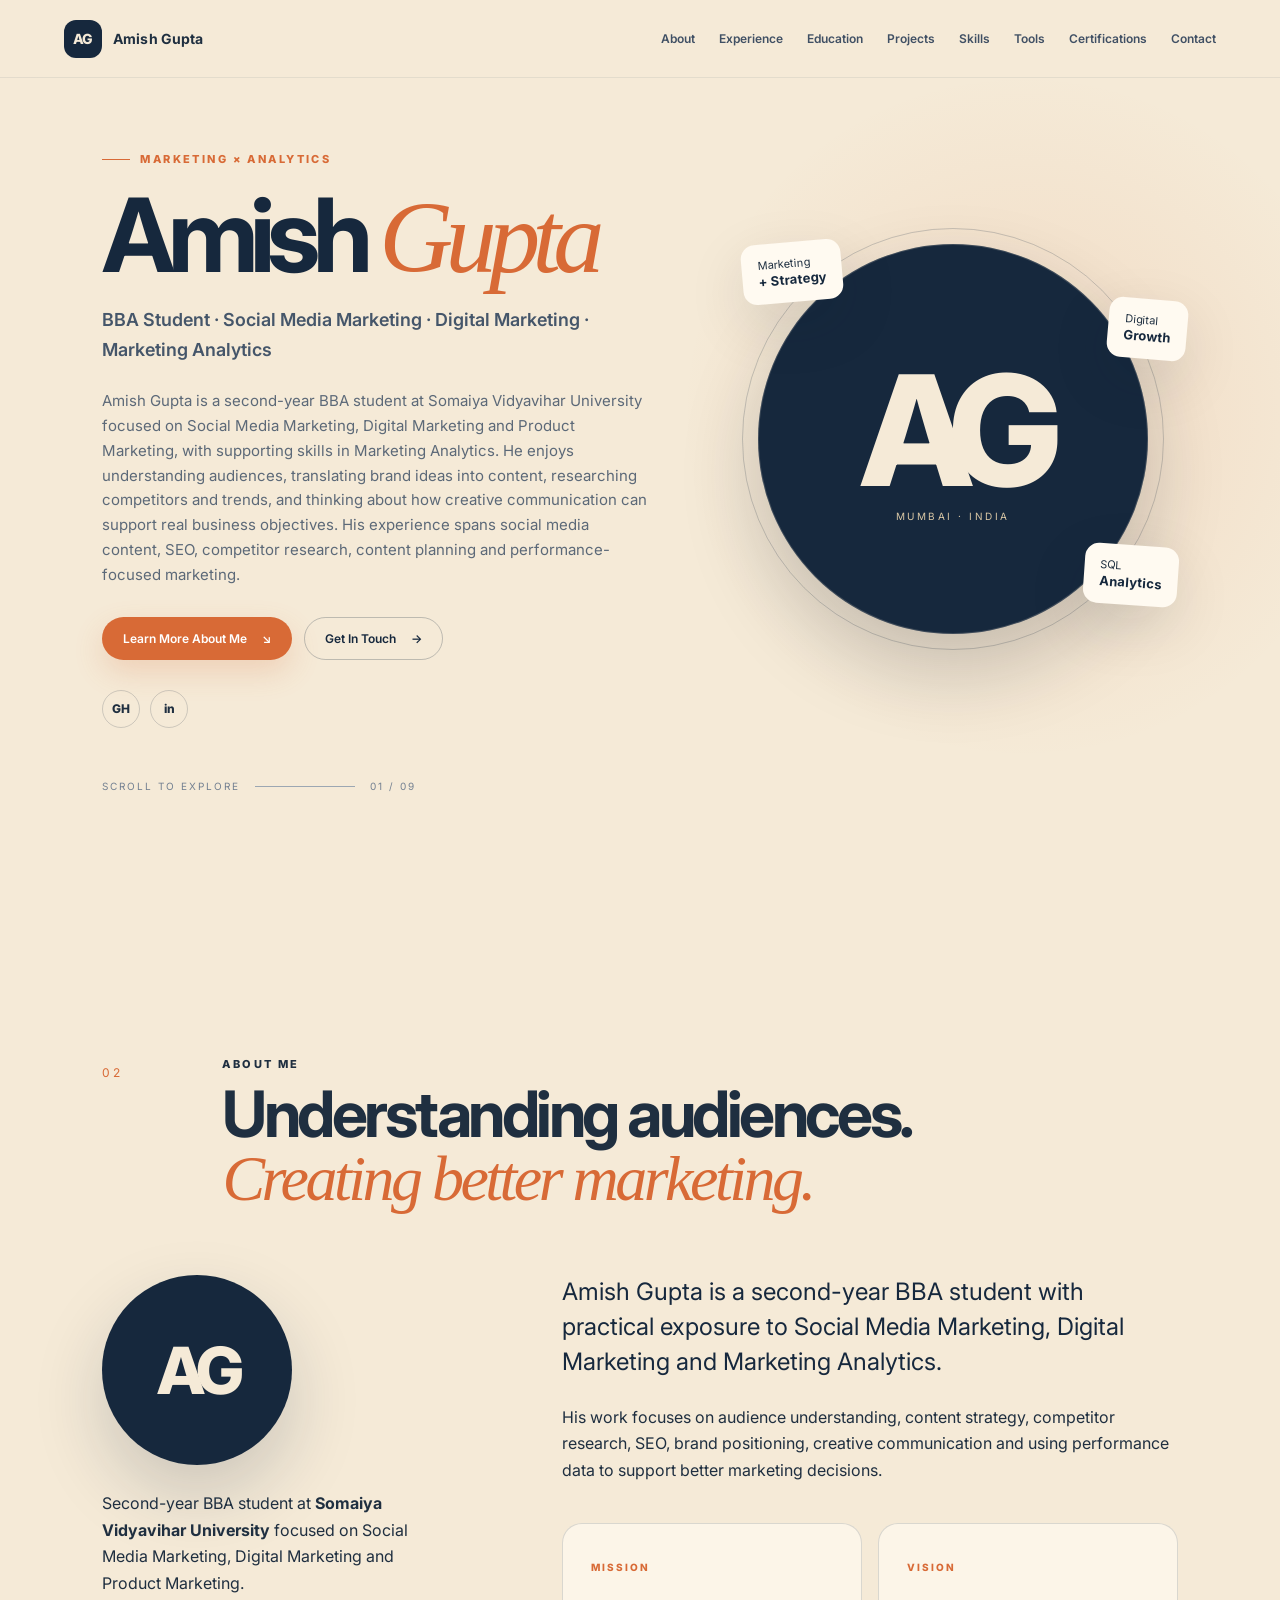
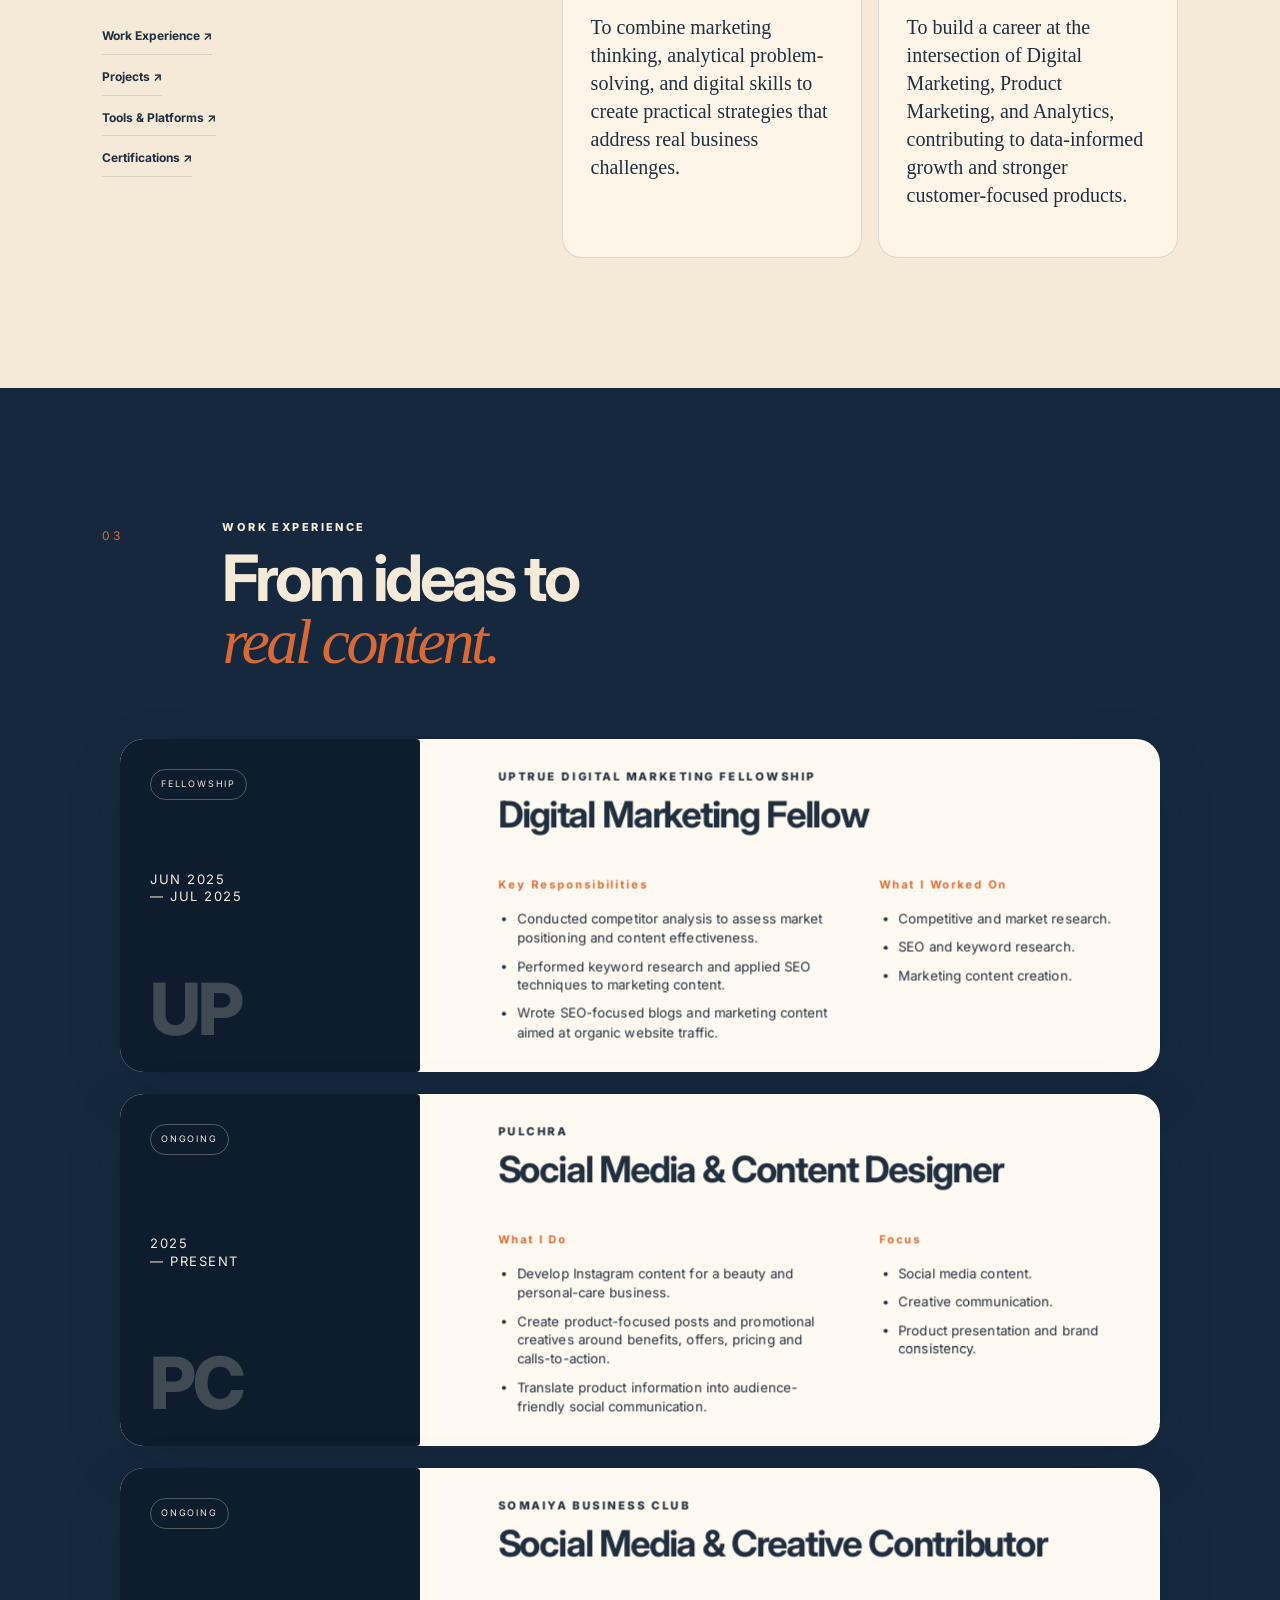
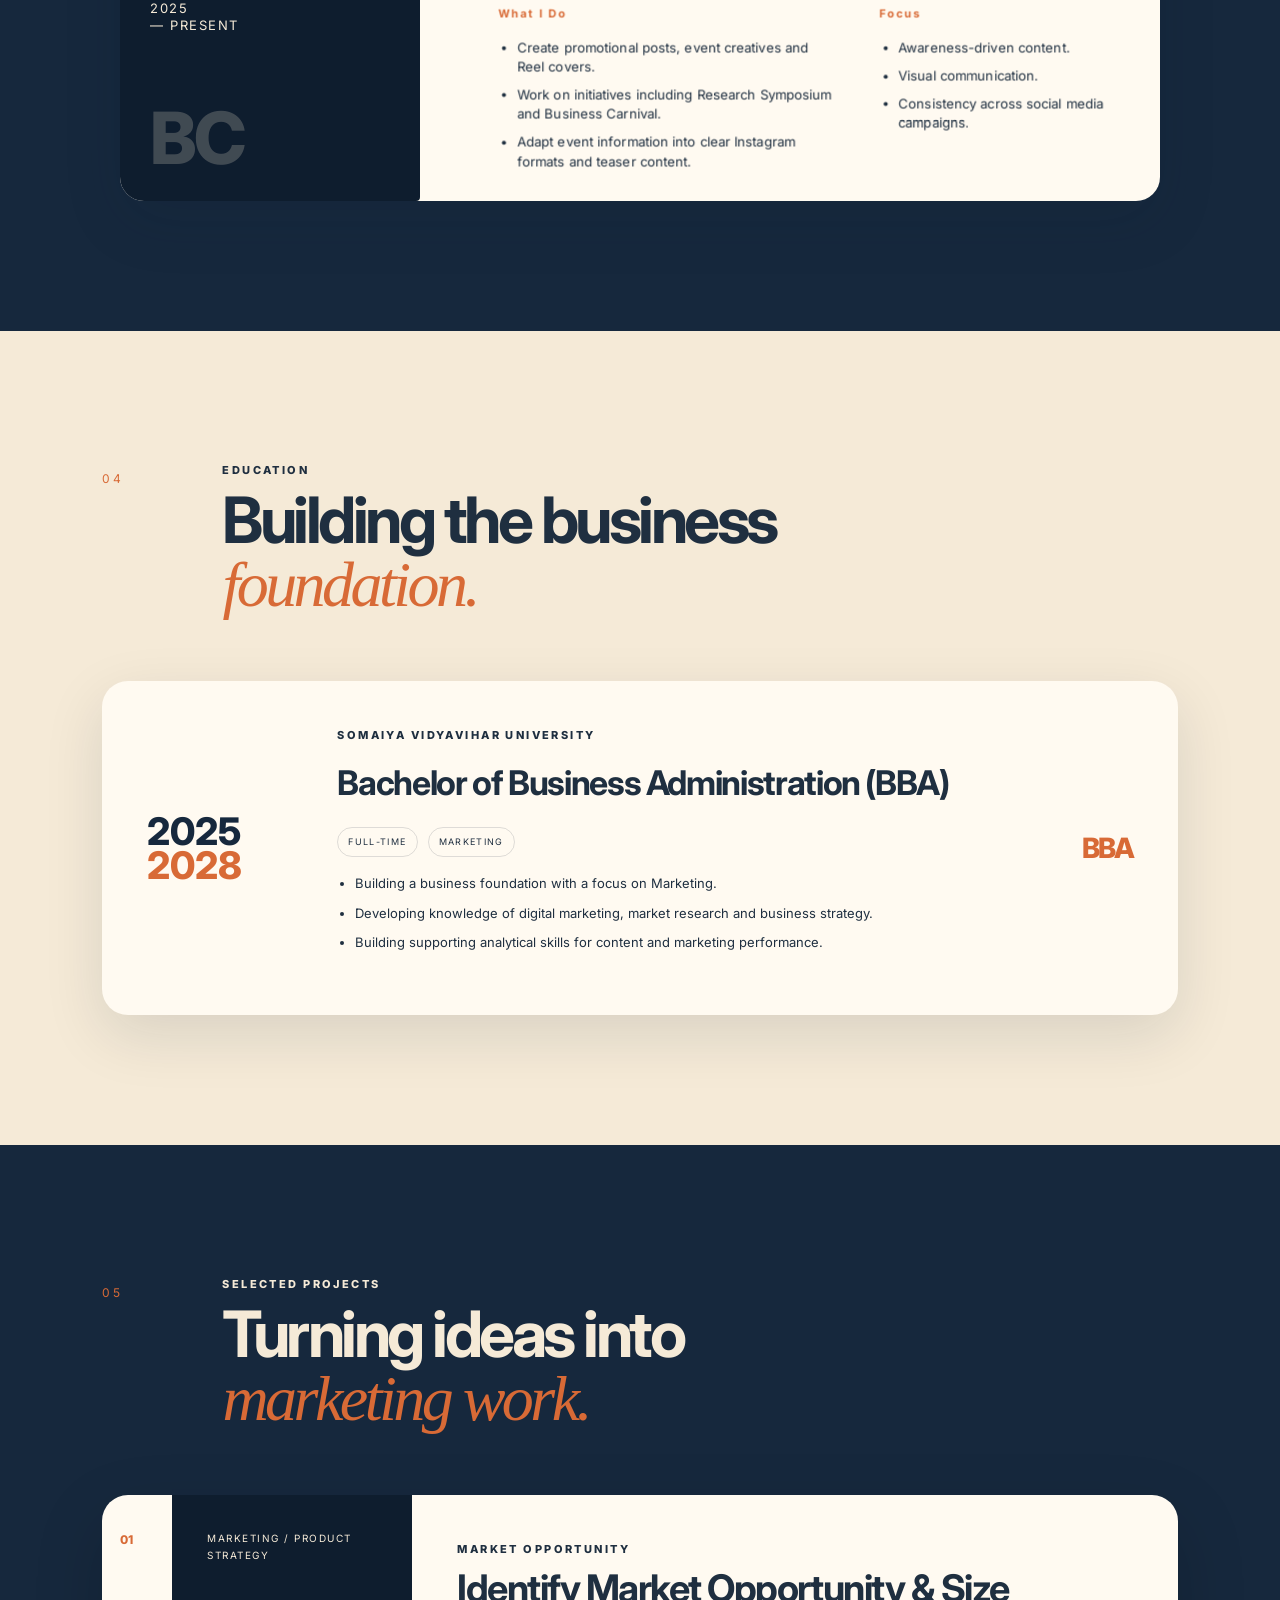
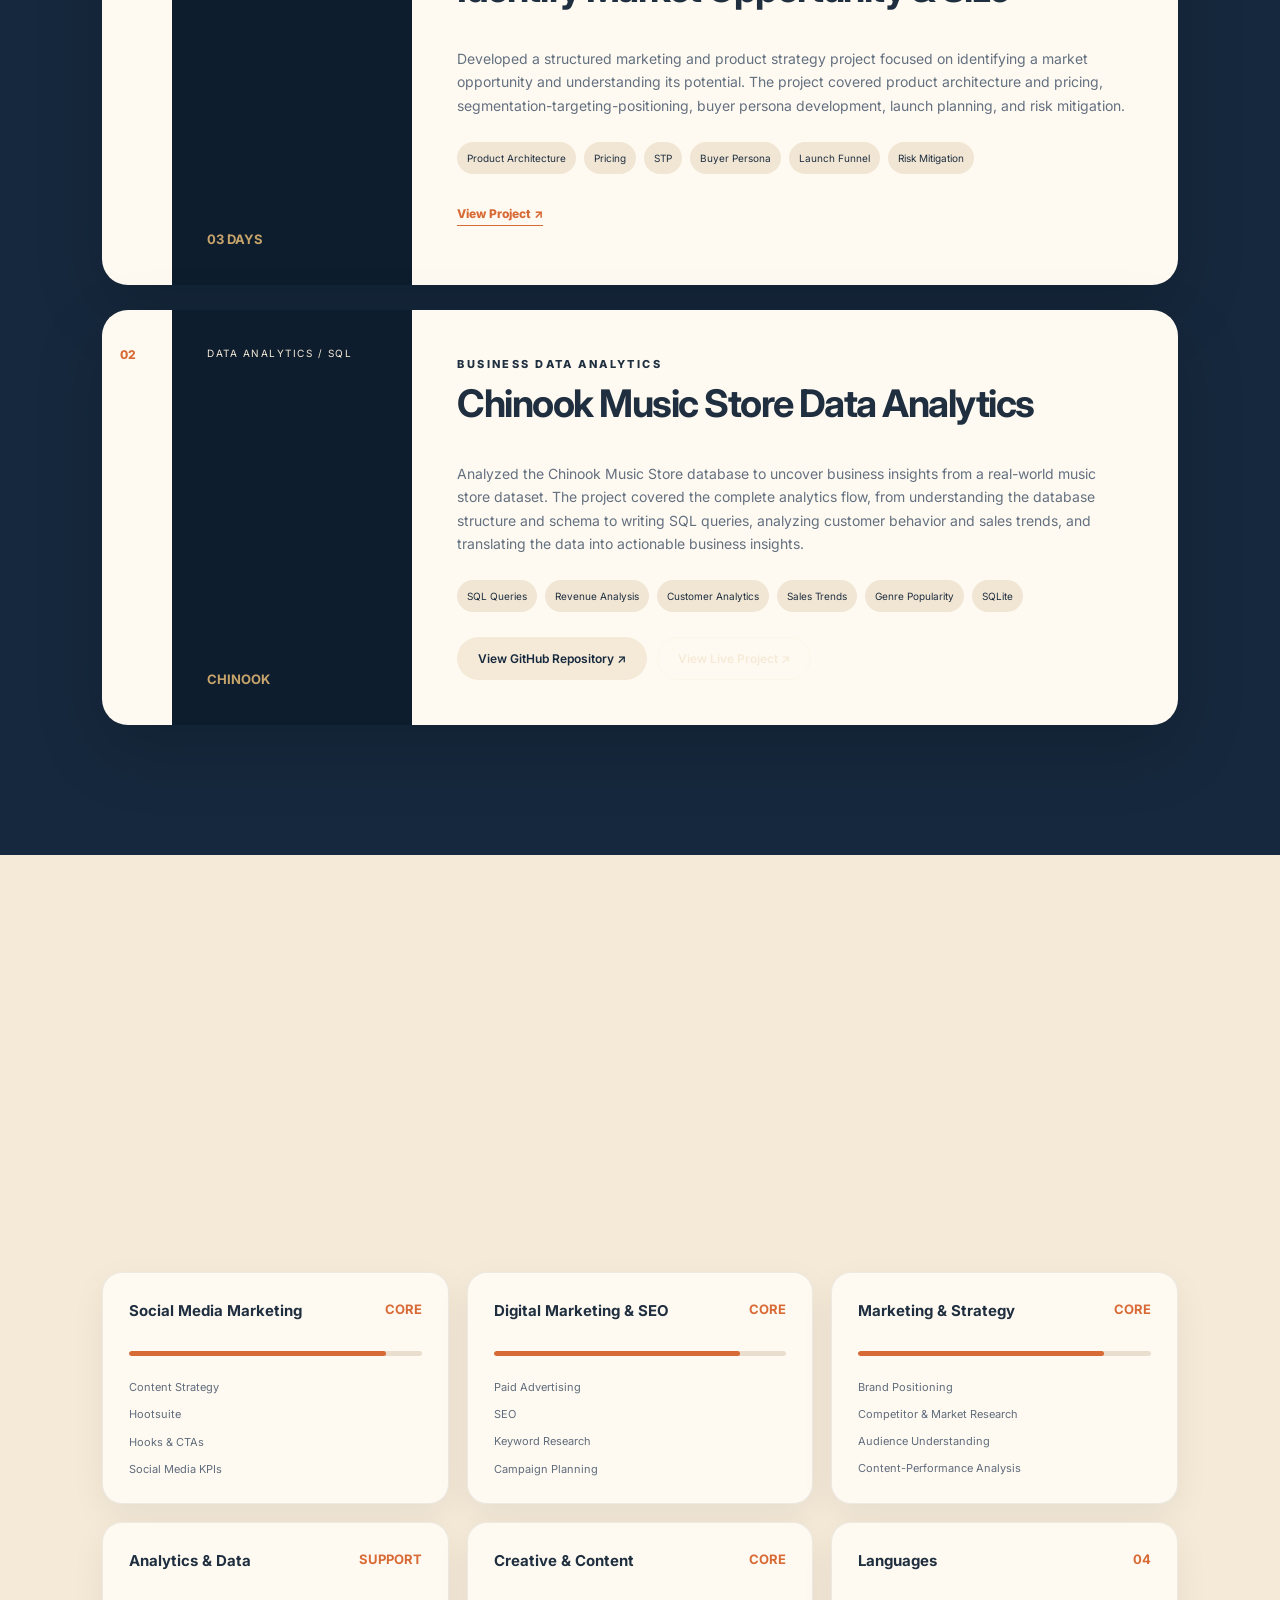
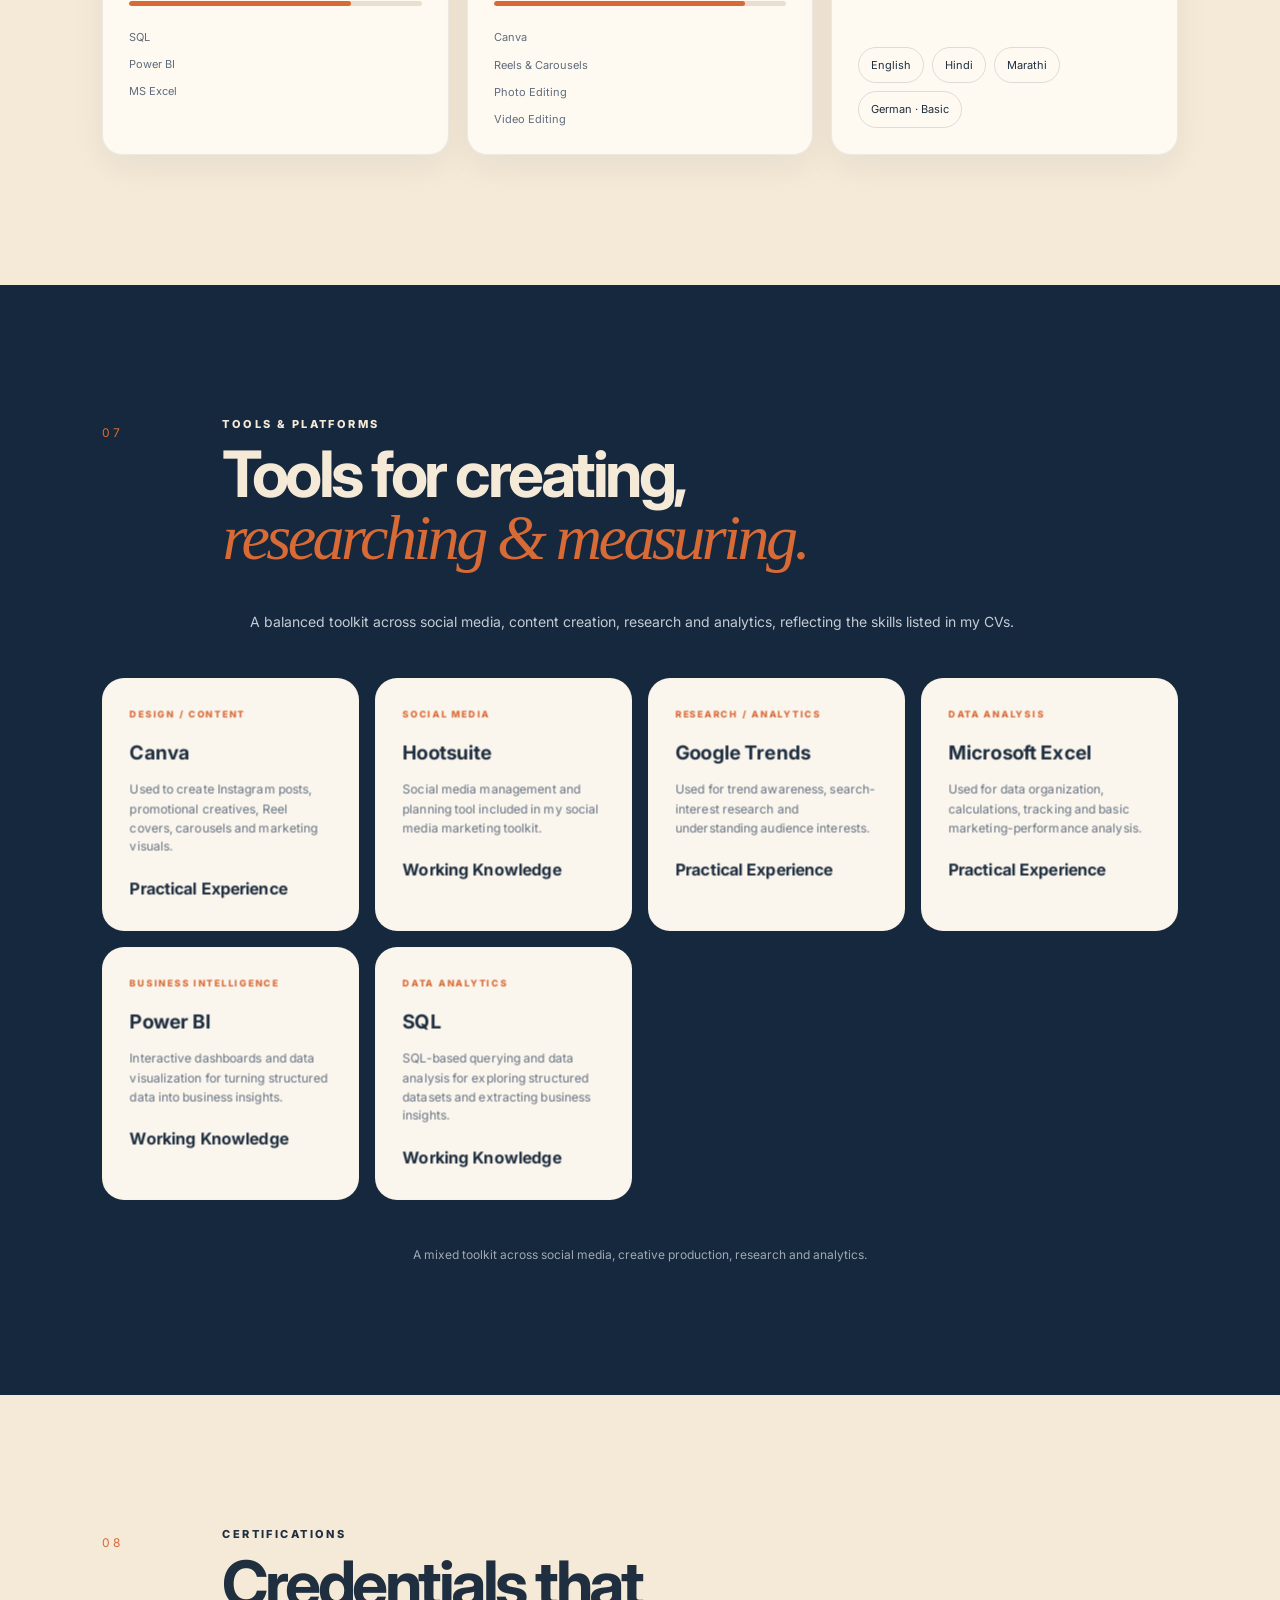
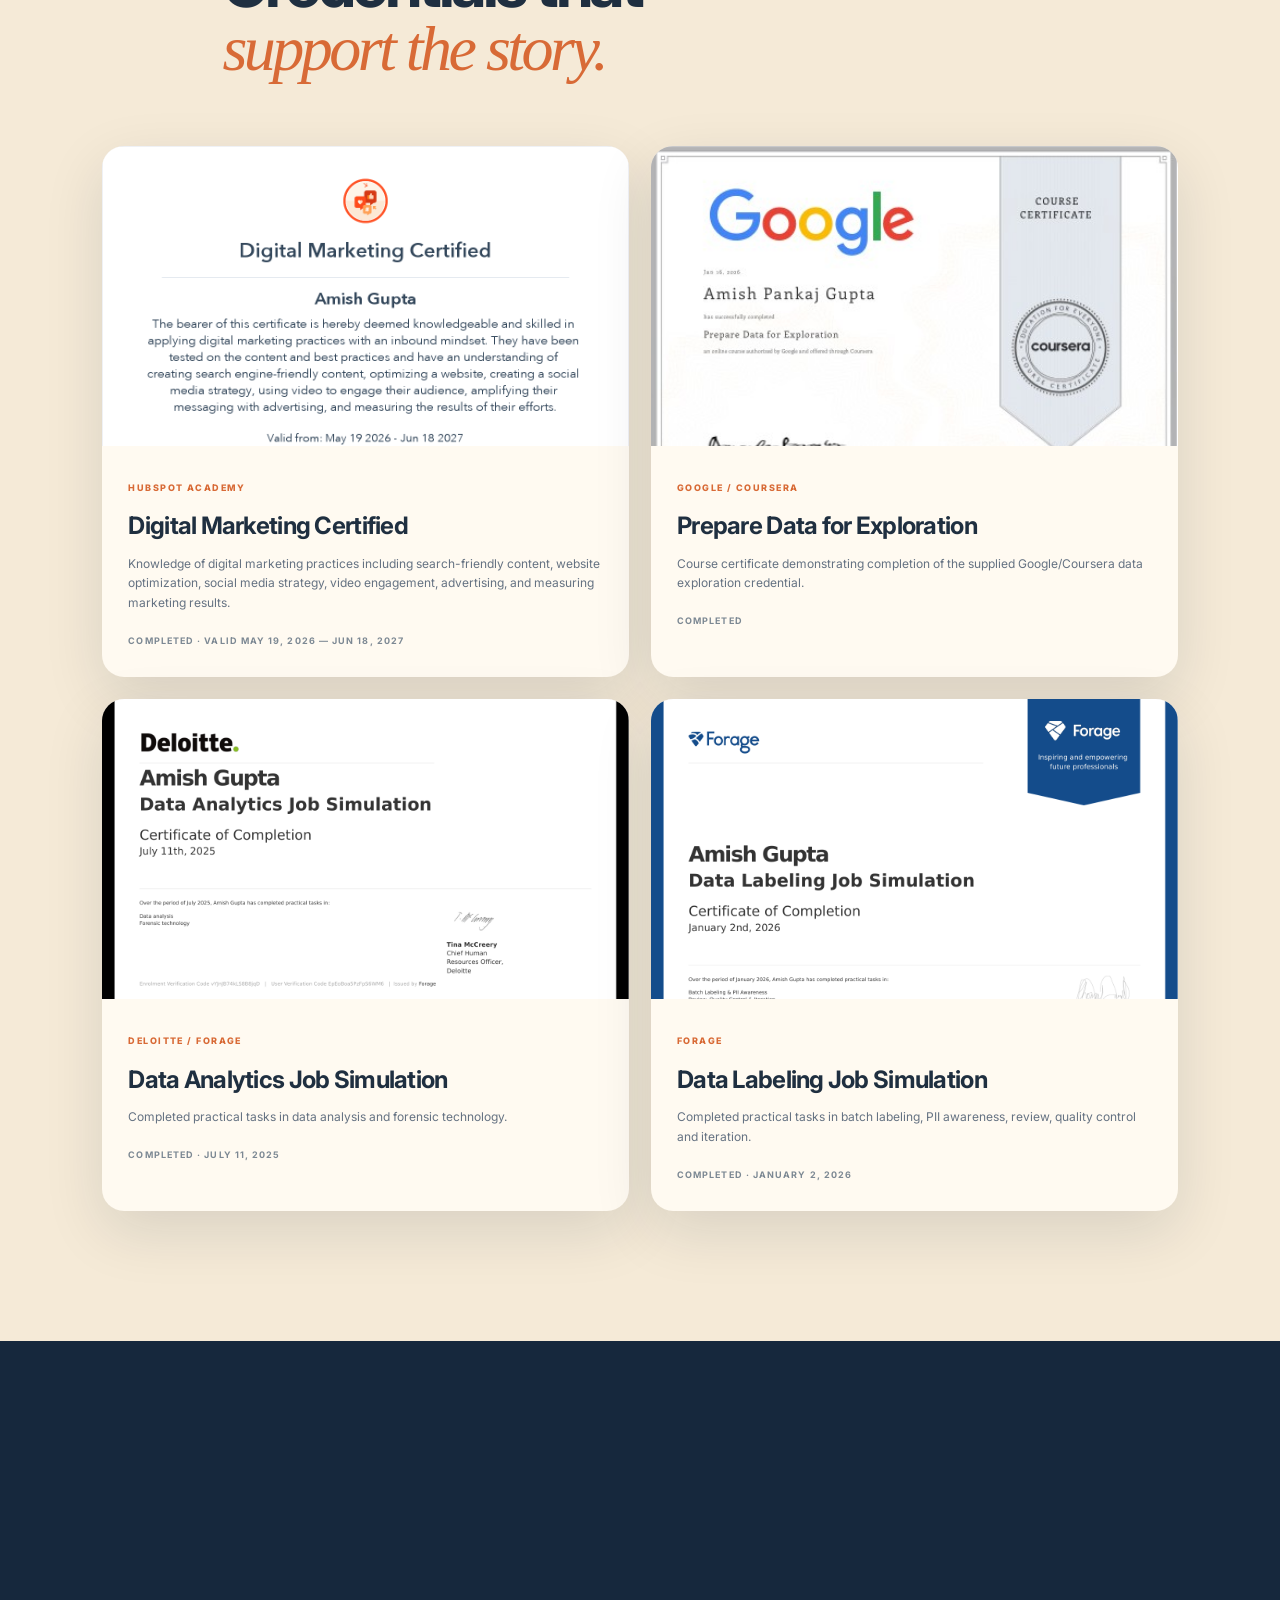
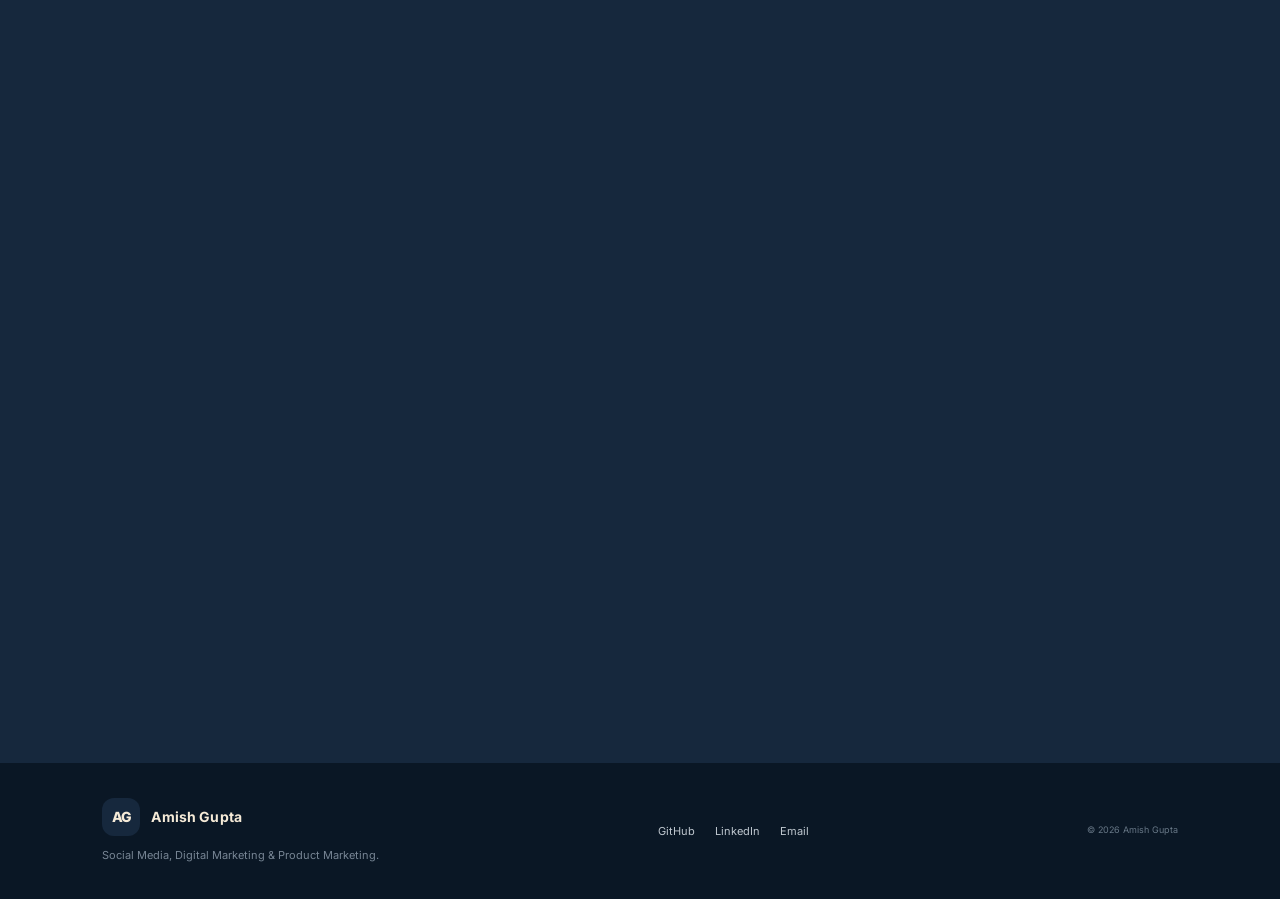
<file: index.html>
<!doctype html>
<html lang="en">
<head>
  <meta charset="utf-8" />
  <meta name="viewport" content="width=device-width, initial-scale=1" />
  <meta name="description" content="Amish Gupta — BBA student focused on Social Media Marketing, Digital Marketing, Product Marketing and Marketing Analytics." />
  <meta name="theme-color" content="#16283d" />
  <title>Amish Gupta — Social Media & Digital Marketing</title>
  <link rel="preconnect" href="https://fonts.googleapis.com">
  <link rel="preconnect" href="https://fonts.gstatic.com" crossorigin>
  <link href="https://fonts.googleapis.com/css2?family=Inter:wght@400;500;600;700;800&display=swap" rel="stylesheet">
  <link rel="icon" href="data:image/svg+xml,%3Csvg xmlns='http://www.w3.org/2000/svg' viewBox='0 0 100 100'%3E%3Crect width='100' height='100' rx='24' fill='%2316283d'/%3E%3Ctext x='50' y='63' text-anchor='middle' font-family='Arial' font-size='38' font-weight='700' fill='%23f5ead7'%3EAG%3C/text%3E%3C/svg%3E">
  <link rel="stylesheet" href="styles.css" />
  <style>.contact-grid-single{grid-template-columns:minmax(0,1fr);justify-items:end}.contact-grid-single .contact-panel{width:min(100%,680px)}</style>

<style>
/* Final layout refinement: compact experience cards + visible 3D depth */
.experience-card {
  width: min(100%, 1040px) !important;
  margin-inline: auto !important;
  padding: 30px !important;
  gap: 30px !important;
  min-height: 0 !important;
  perspective: 1200px;
  transform-style: preserve-3d;
}
.experience-card + .experience-card {
  margin-top: 22px !important;
}
.exp-side {
  min-width: 260px !important;
  padding: 28px 25px !important;
  border-radius: 4px !important;
  display: flex !important;
  flex-direction: column !important;
  justify-content: space-between !important;
}
.exp-mark {
  font-size: clamp(90px, 9vw, 118px) !important;
  line-height: .9 !important;
  opacity: .30 !important;
  letter-spacing: -0.08em !important;
}
.exp-body {
  padding: 8px 10px !important;
  transform: translateZ(18px);
}
.exp-body h3 {
  margin-bottom: 28px !important;
}
.exp-columns {
  gap: 42px !important;
}
.exp-columns > div {
  min-width: 0;
}
.exp-columns h4 {
  margin-bottom: 14px !important;
}
.exp-columns ul {
  padding-left: 20px !important;
  margin: 0 !important;
}
.exp-columns li {
  margin-bottom: 10px !important;
  line-height: 1.55 !important;
}
.experience-card:hover {
  transform: perspective(1200px) translateY(-6px) rotateX(1.5deg) rotateY(-1.5deg) !important;
  box-shadow: 0 24px 48px rgba(0,0,0,.16) !important;
  transition: transform .3s ease, box-shadow .3s ease;
}
.tool-card,
.project-card,
.skill-card,
.education-card,
.cert-card {
  transform-style: preserve-3d;
}
.tool-card {
  perspective: 1000px;
  transition: transform .18s ease-out, box-shadow .25s ease;
}
.tool-card > * {
  transform: translateZ(16px);
}
.tool-card:hover,
.project-card:hover,
.skill-card:hover,
.education-card:hover,
.cert-card:hover {
  transform: translateY(-6px) rotateX(1deg) rotateY(-1deg);
  transition: transform .3s ease, box-shadow .3s ease;
}
@media (max-width: 900px) {
  .experience-card { width: 100% !important; padding: 22px !important; }
  .exp-side { min-width: 0 !important; padding: 22px !important; }
}
</style>
<script>
document.addEventListener('DOMContentLoaded', () => {
  document.querySelectorAll('[data-tilt]').forEach(card => {
    card.addEventListener('mousemove', e => {
      const r = card.getBoundingClientRect();
      const x = (e.clientX - r.left) / r.width - 0.5;
      const y = (e.clientY - r.top) / r.height - 0.5;
      card.style.transform = `perspective(1000px) rotateX(${(-y * 7).toFixed(2)}deg) rotateY(${(x * 9).toFixed(2)}deg) translateY(-6px)`;
    });
    card.addEventListener('mouseleave', () => { card.style.transform = ''; });
  });
});
</script>
<script>
document.addEventListener('DOMContentLoaded', () => {
  const cards = document.querySelectorAll('[data-tilt]');
  cards.forEach(card => {
    card.addEventListener('mousemove', e => {
      const r = card.getBoundingClientRect();
      const x = (e.clientX - r.left) / r.width - 0.5;
      const y = (e.clientY - r.top) / r.height - 0.5;
      card.style.transform =
        `perspective(1000px) rotateX(${(-y * 8).toFixed(2)}deg) rotateY(${(x * 10).toFixed(2)}deg) translateY(-7px)`;
    });
    card.addEventListener('mouseleave', () => {
      card.style.transform = '';
    });
  });
});
</script>


<style id="portfolio-final-refinements">
/* WORK EXPERIENCE — compact card, wider identity panel, better spacing */
#experience .experience-card {
  width: min(100%, 1060px) !important;
  max-width: 1060px !important;
  margin: 0 auto 26px !important;
  padding: 0 !important;
  min-height: 0 !important;
  display: grid !important;
  grid-template-columns: 285px minmax(0, 1fr) !important;
  align-items: stretch !important;
  overflow: hidden !important;
  border-radius: 24px !important;
  transform-style: preserve-3d !important;
  transition: transform .35s ease, box-shadow .35s ease !important;
}
#experience .experience-card:last-child {
  margin-bottom: 0 !important;
}
#experience .experience-card:hover {
  transform: translateY(-6px) rotateX(1deg) rotateY(-1deg) !important;
}
#experience .experience-card .exp-side {
  min-height: 325px !important;
  padding: 34px 32px !important;
  display: flex !important;
  flex-direction: column !important;
  justify-content: space-between !important;
}
#experience .experience-card .exp-mark {
  font-size: 66px !important;
  line-height: .9 !important;
  letter-spacing: -3px !important;
  opacity: .22 !important;
}
#experience .experience-card .exp-date {
  font-size: 13px !important;
  line-height: 1.35 !important;
  letter-spacing: 1.5px !important;
}
#experience .experience-card .exp-body {
  padding: 34px 42px 36px !important;
  min-width: 0 !important;
}
#experience .experience-card .exp-body > h3 {
  margin: 10px 0 28px !important;
  font-size: clamp(32px, 3vw, 44px) !important;
  line-height: 1.05 !important;
}
#experience .experience-card .exp-columns {
  display: grid !important;
  grid-template-columns: minmax(0, 1.15fr) minmax(210px, .85fr) !important;
  gap: 52px !important;
}
#experience .experience-card .exp-columns h4 {
  margin: 0 0 15px !important;
}
#experience .experience-card .exp-columns ul {
  margin: 0 !important;
  padding-left: 19px !important;
}
#experience .experience-card .exp-columns li {
  margin: 0 0 11px !important;
  line-height: 1.5 !important;
}
#experience .experience-card .exp-columns li:last-child {
  margin-bottom: 0 !important;
}

/* Keep skills as text/cards only — no images. */
#skills .skill-card img {
  display: none !important;
}

/* Responsive */
@media (max-width: 820px) {
  #experience .experience-card {
    grid-template-columns: 220px minmax(0, 1fr) !important;
  }
  #experience .experience-card .exp-side {
    min-height: 300px !important;
    padding: 28px 24px !important;
  }
  #experience .experience-card .exp-body {
    padding: 30px !important;
  }
  #experience .experience-card .exp-columns {
    grid-template-columns: 1fr !important;
    gap: 26px !important;
  }
}
@media (max-width: 620px) {
  #experience .experience-card {
    grid-template-columns: 1fr !important;
  }
  #experience .experience-card .exp-side {
    min-height: 190px !important;
  }
}
</style>


<style id="experience-size-fix">
#experience .experience-card {
  box-sizing: border-box !important;
  width: min(100%, 1040px) !important;
  max-width: 1040px !important;
  grid-template-columns: 300px minmax(0, 1fr) !important;
  margin-bottom: 22px !important;
}
#experience .experience-card .exp-side {
  min-height: 300px !important;
  padding: 30px 30px !important;
}
#experience .experience-card .exp-body {
  padding: 30px 38px 32px !important;
}
#experience .experience-card .exp-body > h3 {
  font-size: clamp(30px, 2.8vw, 40px) !important;
  margin: 8px 0 24px !important;
}
#experience .experience-card .exp-columns {
  gap: 42px !important;
}
#experience .experience-card .exp-columns li {
  margin-bottom: 9px !important;
  line-height: 1.45 !important;
}
#experience .experience-card .exp-mark {
  font-size: 72px !important;
}
</style>


<style id="portfolio-v6-fixes">
/* V6: text-led skills/tools; compact, balanced experience card */
#skills .skill-card img, #tools .tool-card img { display:none !important; }
#tools .tool-card > div { margin-top:0 !important; }
.experience-card {
  width: min(100%, 1100px) !important;
  margin-inline: auto !important;
  padding: 34px 38px !important;
  grid-template-columns: 235px minmax(0,1fr) !important;
  gap: 42px !important;
  min-height: 0 !important;
}
.exp-side {
  min-height: 300px !important;
  padding: 34px !important;
}
.exp-body { padding: 10px 0 !important; }
.exp-columns { grid-template-columns: repeat(2, minmax(0,1fr)) !important; gap: 52px !important; }
.exp-columns h4 { margin-bottom: 16px !important; }
.exp-columns li { margin-bottom: 12px !important; line-height: 1.6 !important; }
@media (max-width: 900px) {
  .experience-card { grid-template-columns: 1fr !important; padding: 26px !important; }
  .exp-side { min-height: 220px !important; }
  .exp-columns { grid-template-columns: 1fr !important; gap: 28px !important; }
}
</style>

<style id="no-tool-images-and-card-layout">
  /* NO IMAGES in Skills or Tools */
  #skills img,
  #tools img {
    display: none !important;
    width: 0 !important;
    height: 0 !important;
    margin: 0 !important;
    padding: 0 !important;
  }

  /* Tools: compact, balanced cards with no reserved icon/image area */
  #tools .tools-grid {
    align-items: stretch !important;
  }
  #tools .tool-card {
    min-height: 240px !important;
    height: auto !important;
    padding: 30px 28px !important;
    display: flex !important;
    align-items: stretch !important;
    transform-style: preserve-3d !important;
  }
  #tools .tool-card > div {
    width: 100% !important;
    margin: 0 !important;
    padding: 0 !important;
    transform: translateZ(16px);
  }
  #tools .tool-card small {
    display: block !important;
    margin: 0 0 14px !important;
  }
  #tools .tool-card h3 {
    margin: 0 0 12px !important;
  }
  #tools .tool-card p {
    margin: 0 0 18px !important;
    line-height: 1.55 !important;
  }
  #tools .tool-card b {
    display: block !important;
    margin-top: auto !important;
  }

  /* Skills: text-only cards; no image spacing */
  #skills .skill-card {
    min-height: 0 !important;
    height: auto !important;
    padding: 26px !important;
  }

  /* Keep work-experience proportions compact and readable */
  #experience .experience-card {
    width: min(100%, 1040px) !important;
    max-width: 1040px !important;
  }

  @media (max-width: 900px) {
    #tools .tool-card {
      min-height: 0 !important;
      padding: 26px 24px !important;
    }
  }
</style>

</head>
<body>
  <div class="progress-line" id="progressLine"></div>
  <header class="site-header" id="siteHeader">
    <a class="brand" href="#home" aria-label="Amish Gupta home"><span>AG</span><b>Amish Gupta</b></a>
    <button class="menu-toggle" id="menuToggle" aria-label="Open navigation" aria-expanded="false"><span></span><span></span><span></span></button>
    <nav class="nav" id="nav">
      <a href="#about">About</a><a href="#experience">Experience</a><a href="#education">Education</a><a href="#projects">Projects</a><a href="#skills">Skills</a><a href="#tools">Tools</a><a href="#certifications">Certifications</a><a href="#contact">Contact</a>
    </nav>
  </header>

  <main>
    <section class="hero section" id="home">
      <div class="hero-grid">
        <div class="hero-copy reveal">
          <div class="eyebrow"><span></span> MARKETING × ANALYTICS</div>
          <h1>Amish <em>Gupta</em></h1>
          <p class="role-line">BBA Student · Social Media Marketing · Digital Marketing · Marketing Analytics</p>
          <p class="hero-intro">Amish Gupta is a second-year BBA student at Somaiya Vidyavihar University focused on Social Media Marketing, Digital Marketing and Product Marketing, with supporting skills in Marketing Analytics.

He enjoys understanding audiences, translating brand ideas into content, researching competitors and trends, and thinking about how creative communication can support real business objectives. His experience spans social media content, SEO, competitor research, content planning and performance-focused marketing.</p>
          <div class="hero-actions"><a class="btn btn-primary" href="#about">Learn More About Me <span>↘</span></a><a class="btn btn-ghost" href="#contact">Get In Touch <span>→</span></a></div>
          <div class="socials" aria-label="Social links">
            <a href="https://github.com/amishgupta13-alt" target="_blank" rel="noopener noreferrer" aria-label="GitHub">GH</a>
            <a href="https://www.linkedin.com/in/amish-gupta-92267836a/" target="_blank" rel="noopener noreferrer" aria-label="LinkedIn">in</a>
          </div>
        </div>
        <div class="hero-art reveal delay-2" aria-label="AG profile monogram">
          <div class="orbit orbit-a"></div><div class="orbit orbit-b"></div>
          <div class="monogram"><span>AG</span><small>MUMBAI · INDIA</small></div>
          <div class="floating-note note-a">Marketing<br><b>+ Strategy</b></div>
          <div class="floating-note note-b">SQL<br><b>Analytics</b></div>
          <div class="floating-note note-c">Digital<br><b>Growth</b></div>
        </div>
      </div>
      <div class="hero-footer"><span>SCROLL TO EXPLORE</span><span class="scroll-line"></span><span>01 / 09</span></div>
    </section>

    <section class="section cream" id="about">
      <div class="section-head reveal"><span class="section-number">02</span><div><p class="kicker">ABOUT ME</p><h2>Understanding audiences.<br><em>Creating better marketing.</em></h2></div></div>
      <div class="about-grid">
        <div class="about-profile reveal"><div class="profile-monogram">AG</div><p>Second-year BBA student at <strong>Somaiya Vidyavihar University</strong> focused on Social Media Marketing, Digital Marketing and Product Marketing.</p><div class="about-links"><a href="#experience">Work Experience ↗</a><a href="#projects">Projects ↗</a><a href="#tools">Tools & Platforms ↗</a><a href="#certifications">Certifications ↗</a></div></div>
        <div class="about-text reveal delay-1"><p class="lead">Amish Gupta is a second-year BBA student with practical exposure to Social Media Marketing, Digital Marketing and Marketing Analytics.</p><p>His work focuses on audience understanding, content strategy, competitor research, SEO, brand positioning, creative communication and using performance data to support better marketing decisions.</p><div class="mission-grid"><article class="flip-card"><div><span>MISSION</span><p>To combine marketing thinking, analytical problem-solving, and digital skills to create practical strategies that address real business challenges.</p></div></article><article class="flip-card"><div><span>VISION</span><p>To build a career at the intersection of Digital Marketing, Product Marketing, and Analytics, contributing to data-informed growth and stronger customer-focused products.</p></div></article></div></div>
      </div>
    </section>

    <section class="section navy" id="experience">
      <div class="section-head light reveal"><span class="section-number">03</span><div><p class="kicker">WORK EXPERIENCE</p><h2>From ideas to<br><em>real content.</em></h2></div></div>
      <article class="experience-card reveal"><div class="exp-side"><span class="badge">FELLOWSHIP</span><div class="exp-date">JUN 2025<br>— JUL 2025</div><div class="exp-mark">UP</div></div><div class="exp-body"><p class="kicker">UPTRUE DIGITAL MARKETING FELLOWSHIP</p><h3>Digital Marketing Fellow</h3><div class="exp-columns"><div><h4>Key Responsibilities</h4><ul><li>Conducted competitor analysis to assess market positioning and content effectiveness.</li><li>Performed keyword research and applied SEO techniques to marketing content.</li><li>Wrote SEO-focused blogs and marketing content aimed at organic website traffic.</li></ul></div><div><h4>What I Worked On</h4><ul><li>Competitive and market research.</li><li>SEO and keyword research.</li><li>Marketing content creation.</li></ul></div></div></div></article>
<article class="experience-card reveal delay-1"><div class="exp-side"><span class="badge">ONGOING</span><div class="exp-date">2025<br>— PRESENT</div><div class="exp-mark">PC</div></div><div class="exp-body"><p class="kicker">PULCHRA</p><h3>Social Media & Content Designer</h3><div class="exp-columns"><div><h4>What I Do</h4><ul><li>Develop Instagram content for a beauty and personal-care business.</li><li>Create product-focused posts and promotional creatives around benefits, offers, pricing and calls-to-action.</li><li>Translate product information into audience-friendly social communication.</li></ul></div><div><h4>Focus</h4><ul><li>Social media content.</li><li>Creative communication.</li><li>Product presentation and brand consistency.</li></ul></div></div></div></article>
<article class="experience-card reveal delay-2"><div class="exp-side"><span class="badge">ONGOING</span><div class="exp-date">2025<br>— PRESENT</div><div class="exp-mark">BC</div></div><div class="exp-body"><p class="kicker">SOMAIYA BUSINESS CLUB</p><h3>Social Media & Creative Contributor</h3><div class="exp-columns"><div><h4>What I Do</h4><ul><li>Create promotional posts, event creatives and Reel covers.</li><li>Work on initiatives including Research Symposium and Business Carnival.</li><li>Adapt event information into clear Instagram formats and teaser content.</li></ul></div><div><h4>Focus</h4><ul><li>Awareness-driven content.</li><li>Visual communication.</li><li>Consistency across social media campaigns.</li></ul></div></div></div></article>
    </section>

    <section class="section cream" id="education">
      <div class="section-head reveal"><span class="section-number">04</span><div><p class="kicker">EDUCATION</p><h2>Building the business<br><em>foundation.</em></h2></div></div>
      <article class="education-card reveal"><div class="edu-year">2025<br><span>2028</span></div><div class="edu-main"><p class="kicker">SOMAIYA VIDYAVIHAR UNIVERSITY</p><h3>Bachelor of Business Administration (BBA)</h3><div class="edu-meta"><span>FULL-TIME</span><span>MARKETING</span></div><ul><li>Building a business foundation with a focus on Marketing.</li><li>Developing knowledge of digital marketing, market research and business strategy.</li><li>Building supporting analytical skills for content and marketing performance.</li></ul></div><div class="edu-icon">BBA</div></article>
    </section>

    <section class="section navy projects-section" id="projects">
      <div class="section-head light reveal"><span class="section-number">05</span><div><p class="kicker">SELECTED PROJECTS</p><h2>Turning ideas into<br><em>marketing work.</em></h2></div></div>
      <div class="project-stack">
        <article class="project-card reveal"><div class="project-num">01</div><div class="project-side"><span>MARKETING / PRODUCT STRATEGY</span><strong>03 DAYS</strong></div><div class="project-content"><p class="kicker">MARKET OPPORTUNITY</p><h3>Identify Market Opportunity & Size</h3><p>Developed a structured marketing and product strategy project focused on identifying a market opportunity and understanding its potential. The project covered product architecture and pricing, segmentation-targeting-positioning, buyer persona development, launch planning, and risk mitigation.</p><div class="outcomes"><span>Product Architecture</span><span>Pricing</span><span>STP</span><span>Buyer Persona</span><span>Launch Funnel</span><span>Risk Mitigation</span></div><a class="text-link" href="https://lnkd.in/p/d2awQ8B6" target="_blank" rel="noopener noreferrer">View Project ↗</a></div></article>
        <article class="project-card reveal delay-1"><div class="project-num">02</div><div class="project-side"><span>DATA ANALYTICS / SQL</span><strong>CHINOOK</strong></div><div class="project-content"><p class="kicker">BUSINESS DATA ANALYTICS</p><h3>Chinook Music Store Data Analytics</h3><p>Analyzed the Chinook Music Store database to uncover business insights from a real-world music store dataset. The project covered the complete analytics flow, from understanding the database structure and schema to writing SQL queries, analyzing customer behavior and sales trends, and translating the data into actionable business insights.</p><div class="outcomes"><span>SQL Queries</span><span>Revenue Analysis</span><span>Customer Analytics</span><span>Sales Trends</span><span>Genre Popularity</span><span>SQLite</span></div><div class="project-actions"><a class="btn btn-light" href="https://lnkd.in/d4z_aHwC" target="_blank" rel="noopener noreferrer">View GitHub Repository ↗</a><a class="btn btn-outline-light" href="https://amishgupta13-alt.github.io/Analysis-Project/" target="_blank" rel="noopener noreferrer">View Live Project ↗</a></div></div></article>
      </div>
    </section>

    <section class="section cream" id="skills">
      <div class="section-head reveal"><span class="section-number">06</span><div><p class="kicker">SKILLS</p><h2>Creative thinking,<br><em>structured execution.</em></h2></div></div>
      <p class="section-intro reveal">Core capabilities drawn from my CV and practical work. These represent areas I am actively developing through projects and experience.</p>
      <div class="skills-grid">
        <article class="skill-card reveal"><div class="skill-head"><h3>Social Media Marketing</h3><b>CORE</b></div><div class="bar"><i style="--w:88%"></i></div><div class="skill-list"><span>Content Strategy</span><span>Hootsuite</span><span>Hooks & CTAs</span><span>Social Media KPIs</span></div></article>
        <article class="skill-card reveal delay-1"><div class="skill-head"><h3>Digital Marketing & SEO</h3><b>CORE</b></div><div class="bar"><i style="--w:84%"></i></div><div class="skill-list"><span>Paid Advertising</span><span>SEO</span><span>Keyword Research</span><span>Campaign Planning</span></div></article>
        <article class="skill-card reveal delay-2"><div class="skill-head"><h3>Marketing & Strategy</h3><b>CORE</b></div><div class="bar"><i style="--w:84%"></i></div><div class="skill-list"><span>Brand Positioning</span><span>Competitor & Market Research</span><span>Audience Understanding</span><span>Content-Performance Analysis</span></div></article>
        <article class="skill-card reveal"><div class="skill-head"><h3>Analytics & Data</h3><b>SUPPORT</b></div><div class="bar"><i style="--w:76%"></i></div><div class="skill-list"><span>SQL</span><span>Power BI</span><span>MS Excel</span></div></article>
        <article class="skill-card reveal delay-1"><div class="skill-head"><h3>Creative & Content</h3><b>CORE</b></div><div class="bar"><i style="--w:86%"></i></div><div class="skill-list"><span>Canva</span><span>Reels & Carousels</span><span>Photo Editing</span><span>Video Editing</span></div></article>
        <article class="skill-card languages reveal delay-2"><div class="skill-head"><h3>Languages</h3><b>04</b></div><div class="language-pills"><span>English</span><span>Hindi</span><span>Marathi</span><span>German · Basic</span></div></article>
      </div></section>

    <section class="section navy tools-section" id="tools">
      <div class="section-head light reveal"><span class="section-number">07</span><div><p class="kicker">TOOLS & PLATFORMS</p><h2>Tools for creating,<br><em>researching & measuring.</em></h2></div></div>
      <p class="section-intro light-copy reveal">A balanced toolkit across social media, content creation, research and analytics, reflecting the skills listed in my CVs.</p>
      <div class="tools-grid">
        <article class="tool-card reveal" data-tilt><div><small>DESIGN / CONTENT</small><h3>Canva</h3><p>Used to create Instagram posts, promotional creatives, Reel covers, carousels and marketing visuals.</p><b>Practical Experience</b></div></article>
        <article class="tool-card reveal delay-1" data-tilt><div><small>SOCIAL MEDIA</small><h3>Hootsuite</h3><p>Social media management and planning tool included in my social media marketing toolkit.</p><b>Working Knowledge</b></div></article>
        <article class="tool-card reveal delay-2" data-tilt><div><small>RESEARCH / ANALYTICS</small><h3>Google Trends</h3><p>Used for trend awareness, search-interest research and understanding audience interests.</p><b>Practical Experience</b></div></article>
        <article class="tool-card reveal" data-tilt><div><small>DATA ANALYSIS</small><h3>Microsoft Excel</h3><p>Used for data organization, calculations, tracking and basic marketing-performance analysis.</p><b>Practical Experience</b></div></article>
        <article class="tool-card reveal delay-1" data-tilt><div><small>BUSINESS INTELLIGENCE</small><h3>Power BI</h3><p>Interactive dashboards and data visualization for turning structured data into business insights.</p><b>Working Knowledge</b></div></article>
        <article class="tool-card reveal delay-2" data-tilt><div><small>DATA ANALYTICS</small><h3>SQL</h3><p>SQL-based querying and data analysis for exploring structured datasets and extracting business insights.</p><b>Working Knowledge</b></div></article>
      </div>
      <p class="tool-note reveal">A mixed toolkit across social media, creative production, research and analytics.</p>
    </section>

    <section class="section cream" id="certifications">
      <div class="section-head reveal"><span class="section-number">08</span><div><p class="kicker">CERTIFICATIONS</p><h2>Credentials that<br><em>support the story.</em></h2></div></div>
      <div class="cert-grid">
        <article class="cert-card reveal"><div class="cert-image"><img src="assets/certificates/hubspot-digital-marketing.png" alt="HubSpot Digital Marketing Certified certificate"></div><div class="cert-body"><span>HUBSPOT ACADEMY</span><h3>Digital Marketing Certified</h3><p>Knowledge of digital marketing practices including search-friendly content, website optimization, social media strategy, video engagement, advertising, and measuring marketing results.</p><b>COMPLETED · VALID MAY 19, 2026 — JUN 18, 2027</b></div></article>
        <article class="cert-card reveal delay-1"><div class="cert-image"><img src="assets/certificates/google-prepare-data-exploration.png" alt="Google Coursera Prepare Data for Exploration certificate"></div><div class="cert-body"><span>GOOGLE / COURSERA</span><h3>Prepare Data for Exploration</h3><p>Course certificate demonstrating completion of the supplied Google/Coursera data exploration credential.</p><b>COMPLETED</b></div></article>
        <article class="cert-card reveal delay-2"><div class="cert-image"><img src="assets/certificates/deloitte-data-analytics.png" alt="Deloitte Data Analytics Job Simulation certificate"></div><div class="cert-body"><span>DELOITTE / FORAGE</span><h3>Data Analytics Job Simulation</h3><p>Completed practical tasks in data analysis and forensic technology.</p><b>COMPLETED · JULY 11, 2025</b></div></article>
        <article class="cert-card reveal"><div class="cert-image"><img src="assets/certificates/forage-data-labeling.png" alt="Forage Data Labeling Job Simulation certificate"></div><div class="cert-body"><span>FORAGE</span><h3>Data Labeling Job Simulation</h3><p>Completed practical tasks in batch labeling, PII awareness, review, quality control and iteration.</p><b>COMPLETED · JANUARY 2, 2026</b></div></article>
      </div>
    </section>

    <section class="section navy contact-section" id="contact">
      <div class="section-head light reveal"><span class="section-number">09</span><div><p class="kicker">CONTACT</p><h2>Let's create something<br><em>worth sharing.</em></h2></div></div>
      <div class="contact-grid contact-grid-single reveal">
        <aside class="contact-panel">
          <p class="kicker">LET'S TALK</p>
          <h3>Have a project, opportunity, or idea?</h3>
          <div class="contact-list"><a href="mailto:amishgupta13@gmail.com"><span>@</span><div><small>EMAIL</small><b>amishgupta13@gmail.com</b></div></a><a href="tel:+919920104027"><span>↗</span><div><small>PHONE</small><b>9920104027</b></div></a><div><span>⌖</span><div><small>LOCATION</small><b>Mumbai, India</b></div></div><a href="https://www.linkedin.com/in/amish-gupta-92267836a/" target="_blank" rel="noopener noreferrer"><span>in</span><div><small>LINKEDIN</small><b>View LinkedIn Profile</b></div></a><a href="https://github.com/amishgupta13-alt" target="_blank" rel="noopener noreferrer"><span>GH</span><div><small>GITHUB</small><b>View GitHub Profile</b></div></a></div>
        </aside>
      </div>
    </section>
  </main>

  <footer class="footer"><div><a class="brand" href="#home"><span>AG</span><b>Amish Gupta</b></a><p>Social Media, Digital Marketing & Product Marketing.</p></div><div class="footer-links"><a href="https://github.com/amishgupta13-alt" target="_blank" rel="noopener noreferrer">GitHub</a><a href="https://www.linkedin.com/in/amish-gupta-92267836a/" target="_blank" rel="noopener noreferrer">LinkedIn</a><a href="mailto:amishgupta13@gmail.com">Email</a></div><small>© <span id="year"></span> Amish Gupta</small></footer>
  <script src="script.js"></script>
</body>
</html>
</file>
<file: styles.css>
:root{--navy:#16283d;--navy2:#0e1d2e;--cream:#f5ead7;--paper:#fffaf1;--gold:#c7a46a;--orange:#d86a36;--ink:#1f2f40;--muted:#687688;--line:rgba(22,40,61,.14);--white:#fff;--shadow:0 20px 60px rgba(14,29,46,.12);--radius:22px}*{box-sizing:border-box}html{scroll-behavior:smooth}body{margin:0;font-family:Inter,system-ui,sans-serif;background:var(--cream);color:var(--ink);line-height:1.65;overflow-x:hidden}a{text-decoration:none;color:inherit}.progress-line{position:fixed;z-index:1000;top:0;left:0;width:0;height:3px;background:var(--orange);transition:width .1s linear}.site-header{position:fixed;z-index:900;top:0;left:0;right:0;height:78px;padding:0 5vw;display:flex;align-items:center;justify-content:space-between;background:rgba(245,234,215,.9);backdrop-filter:blur(18px);border-bottom:1px solid rgba(22,40,61,.08);transition:.35s}.site-header.scrolled{height:68px;box-shadow:0 10px 35px rgba(14,29,46,.08)}.brand{display:flex;align-items:center;gap:11px;font-size:14px;letter-spacing:.01em}.brand span{display:grid;place-items:center;width:38px;height:38px;border-radius:12px;background:var(--navy);color:var(--cream);font-weight:800;letter-spacing:-.06em}.nav{display:flex;gap:24px;font-size:12px;font-weight:600;color:#405064}.nav a{position:relative}.nav a:after{content:"";position:absolute;left:0;right:100%;bottom:-7px;height:2px;background:var(--orange);transition:.3s}.nav a:hover:after,.nav a.active:after{right:0}.menu-toggle{display:none;background:none;border:0}.section{position:relative;padding:130px 8vw;scroll-margin-top:70px}.hero{min-height:100vh;padding-top:150px;background:radial-gradient(circle at 80% 45%,rgba(216,106,54,.12),transparent 30%),var(--cream);display:flex;flex-direction:column;justify-content:center}.hero-grid{display:grid;grid-template-columns:1.1fr .9fr;gap:6vw;align-items:center;max-width:1400px;margin:auto;width:100%}.eyebrow,.kicker{font-size:11px;letter-spacing:.22em;font-weight:800}.eyebrow{display:flex;align-items:center;gap:10px;color:var(--orange)}.eyebrow span{width:28px;height:1px;background:var(--orange)}h1,h2,h3,p{margin-top:0}h1{font-size:clamp(4rem,8vw,8.5rem);line-height:.88;letter-spacing:-.075em;margin:22px 0;color:var(--navy)}h1 em,h2 em{font-family:Georgia,serif;font-weight:400;color:var(--orange)}.role-line{font-size:clamp(15px,1.4vw,20px);font-weight:600;color:#45566a;margin-bottom:25px}.hero-intro{max-width:780px;font-size:15px;color:#5c6978}.hero-actions{display:flex;gap:12px;margin:30px 0}.btn{display:inline-flex;align-items:center;justify-content:center;gap:15px;border-radius:999px;padding:13px 20px;font:600 12px Inter;border:1px solid transparent;cursor:pointer;position:relative;overflow:hidden}.btn span{transition:transform .3s}.btn:hover span{transform:translate(3px,-3px)}.btn-primary{background:var(--orange);color:#fff;box-shadow:0 12px 30px rgba(216,106,54,.2)}.btn-ghost{border-color:rgba(22,40,61,.25);color:var(--navy);background:transparent}.btn-light{background:var(--cream);color:var(--navy)}.btn-outline-light{border-color:rgba(245,234,215,.35);color:var(--cream)}.socials{display:flex;gap:10px}.socials a{width:38px;height:38px;border:1px solid rgba(22,40,61,.18);border-radius:50%;display:grid;place-items:center;font-size:12px;font-weight:800;transition:.3s}.socials a:hover{background:var(--navy);color:var(--cream);transform:translateY(-4px)}.hero-art{min-height:520px;position:relative;display:grid;place-items:center}.monogram{width:min(390px,70vw);aspect-ratio:1;border-radius:50%;background:var(--navy);color:var(--cream);display:flex;flex-direction:column;align-items:center;justify-content:center;box-shadow:0 35px 80px rgba(14,29,46,.2),inset 0 0 0 1px rgba(245,234,215,.18);position:relative;z-index:2}.monogram span{font-size:clamp(90px,12vw,170px);font-weight:800;letter-spacing:-.11em;line-height:1}.monogram small{font-size:10px;letter-spacing:.25em;color:#d9c7a5}.orbit{position:absolute;border:1px solid rgba(216,106,54,.35);border-radius:50%;animation:spin 20s linear infinite}.orbit-a{width:76%;aspect-ratio:1}.orbit-b{width:94%;aspect-ratio:1;animation-direction:reverse;animation-duration:28s;border-color:rgba(22,40,61,.2)}.floating-note{position:absolute;background:var(--paper);padding:14px 16px;border-radius:14px;box-shadow:var(--shadow);font-size:11px;line-height:1.35;z-index:3}.floating-note b{font-size:13px;color:var(--navy)}.note-a{top:12%;left:3%;transform:rotate(-5deg)}.note-b{bottom:18%;right:0;transform:rotate(4deg)}.note-c{top:23%;right:-2%;transform:rotate(5deg)}.hero-footer{display:flex;align-items:center;gap:15px;max-width:1400px;width:100%;margin:50px auto 0;font-size:10px;letter-spacing:.2em;color:#738091}.scroll-line{width:100px;height:1px;background:#9ca7b2}.cream{background:var(--cream)}.navy{background:var(--navy);color:var(--cream)}.section-head{display:grid;grid-template-columns:90px 1fr;gap:30px;max-width:1250px;margin:0 auto 65px}.section-number{font-size:12px;letter-spacing:.18em;color:var(--orange);padding-top:8px}.section-head .kicker{margin-bottom:10px}.section-head h2{font-size:clamp(2.8rem,5vw,5.5rem);line-height:.98;letter-spacing:-.055em;margin:0}.light h2,.light .kicker{color:var(--cream)}.about-grid,.experience-card,.education-card,.project-stack,.skills-grid,.tools-grid,.cert-grid,.achievement-grid,.contact-grid{max-width:1250px;margin:auto}.about-grid{display:grid;grid-template-columns:.75fr 1.25fr;gap:7vw}.profile-monogram{width:190px;aspect-ratio:1;border-radius:50%;background:var(--navy);color:var(--cream);display:grid;place-items:center;font-size:65px;font-weight:800;letter-spacing:-.1em;box-shadow:0 30px 70px rgba(22,40,61,.18);margin-bottom:25px}.about-profile p{max-width:340px}.about-links{display:grid;gap:12px;margin-top:30px}.about-links a{font-size:12px;font-weight:700;padding-bottom:8px;border-bottom:1px solid var(--line);width:max-content}.about-links a:hover{color:var(--orange)}.about-text p{max-width:800px}.lead{font-size:24px;line-height:1.45;color:var(--navy)}.mission-grid{display:grid;grid-template-columns:1fr 1fr;gap:16px;margin-top:40px}.flip-card{perspective:1000px;min-height:220px}.flip-card>div{height:100%;padding:28px;border:1px solid rgba(22,40,61,.15);background:rgba(255,250,241,.65);border-radius:20px;transition:transform .8s;transform-style:preserve-3d}.flip-card:hover>div{transform:rotateY(7deg) translateY(-5px)}.flip-card span{font-size:10px;letter-spacing:.2em;font-weight:800;color:var(--orange)}.flip-card p{margin-top:35px;font-family:Georgia,serif;font-size:20px;line-height:1.4}.experience-card{display:grid;grid-template-columns:260px 1fr;background:var(--paper);color:var(--ink);border-radius:26px;overflow:hidden;box-shadow:var(--shadow)}.exp-side{background:var(--navy2);color:var(--cream);padding:35px;display:flex;flex-direction:column;justify-content:space-between;min-height:480px}.badge{font-size:9px;letter-spacing:.2em;padding:7px 10px;border:1px solid rgba(245,234,215,.3);border-radius:99px;width:max-content}.exp-date{font-size:12px;line-height:1.5;letter-spacing:.1em}.exp-mark{font-size:70px;font-weight:800;opacity:.12}.exp-body{padding:50px}.exp-body h3{font-size:42px;letter-spacing:-.04em;margin-bottom:5px}.muted{color:#7a8794;font-size:12px}.exp-columns{display:grid;grid-template-columns:1fr 1fr;gap:45px;margin-top:40px}.exp-columns h4{font-size:11px;letter-spacing:.17em;color:var(--orange)}ul{padding-left:18px}.exp-columns li{margin-bottom:10px;font-size:13px}.education-card{display:grid;grid-template-columns:150px 1fr 140px;align-items:center;gap:40px;padding:45px;background:var(--paper);border-radius:26px;box-shadow:var(--shadow)}.edu-year{font-size:38px;line-height:.9;font-weight:800;color:var(--navy)}.edu-year span{color:var(--orange)}.edu-main h3{font-size:34px;margin:8px 0 15px;letter-spacing:-.04em}.edu-meta{display:flex;gap:10px;flex-wrap:wrap}.edu-meta span{font-size:9px;letter-spacing:.15em;padding:7px 10px;border:1px solid var(--line);border-radius:99px}.edu-main li{font-size:13px;margin-bottom:8px}.edu-icon{font-size:28px;font-weight:800;text-align:right;color:var(--orange);letter-spacing:-.08em}.projects-section{overflow:hidden}.project-stack{display:grid;gap:25px}.project-card{display:grid;grid-template-columns:70px 240px 1fr;background:var(--paper);color:var(--ink);border-radius:26px;overflow:hidden;min-height:390px;box-shadow:0 25px 70px rgba(0,0,0,.15);transition:.35s}.project-card:hover{transform:translateY(-6px);box-shadow:0 35px 90px rgba(0,0,0,.22)}.project-num{padding:35px 18px;color:var(--orange);font-size:12px;font-weight:800}.project-side{background:var(--navy2);color:var(--cream);padding:35px;display:flex;flex-direction:column;justify-content:space-between}.project-side span{font-size:10px;letter-spacing:.15em}.project-side strong{font-size:13px;color:var(--gold)}.project-content{padding:45px}.project-content h3{font-size:38px;line-height:1.05;letter-spacing:-.04em}.project-content>p:not(.kicker){max-width:780px;font-size:14px;color:#637080}.outcomes{display:flex;flex-wrap:wrap;gap:8px;margin:25px 0}.outcomes span{font-size:10px;padding:8px 10px;background:#f1e6d4;border-radius:99px}.text-link{font-size:12px;font-weight:800;color:var(--orange);border-bottom:1px solid var(--orange);padding-bottom:4px}.project-actions{display:flex;gap:10px;margin-top:25px;flex-wrap:wrap}.skills-grid{display:grid;grid-template-columns:repeat(3,1fr);gap:18px}.section-intro{max-width:780px;margin:-25px auto 45px;font-size:14px;color:#6c7886}.light-copy{color:#c4cbd3}.skill-card{background:var(--paper);border:1px solid rgba(22,40,61,.08);border-radius:20px;padding:28px;box-shadow:0 12px 35px rgba(22,40,61,.06);transition:.35s}.skill-card:hover{transform:translateY(-5px);box-shadow:var(--shadow)}.skill-head{display:flex;justify-content:space-between;gap:20px}.skill-head h3{font-size:15px}.skill-head b{color:var(--orange);font-size:13px}.bar{height:5px;background:#eadfce;border-radius:99px;overflow:hidden;margin:12px 0 22px}.bar i{display:block;height:100%;width:var(--w);background:var(--orange);border-radius:inherit;transform-origin:left;animation:barIn 1.2s ease both}.skill-list{display:grid;gap:9px}.skill-list span{display:flex;justify-content:space-between;font-size:11px;color:#5f6c7c}.skill-list b{color:#9a6c43}.languages{display:flex;flex-direction:column;justify-content:space-between}.language-pills{display:flex;flex-wrap:wrap;gap:8px}.language-pills span{border:1px solid var(--line);padding:8px 12px;border-radius:99px;font-size:11px}.tools-section{overflow:hidden}.tools-grid{display:grid;grid-template-columns:repeat(4,1fr);gap:16px}.tool-card{min-height:340px;background:rgba(255,250,241,.98);color:var(--ink);border:1px solid rgba(245,234,215,.35);border-radius:22px;padding:26px;display:flex;flex-direction:column;justify-content:space-between;transform-style:preserve-3d;transition:transform .35s,box-shadow .35s}.tool-card:hover{box-shadow:0 25px 60px rgba(0,0,0,.22)}.tool-card img{width:64px;height:64px;object-fit:contain;margin-bottom:30px;transition:.35s}.tool-card:hover img{transform:scale(1.08);filter:drop-shadow(0 8px 18px rgba(216,106,54,.25))}.tool-card small{font-size:9px;letter-spacing:.18em;color:var(--orange);font-weight:800}.tool-card h3{font-size:19px;margin:7px 0}.tool-card p{font-size:12px;color:#657282}.tool-card>b{font-size:10px;color:#7a8793}.tool-note{text-align:center;margin:45px 0 0;color:#9ea9b3;font-size:12px}.cert-grid{display:grid;grid-template-columns:1fr 1fr;gap:22px}.cert-card{background:var(--paper);border-radius:22px;overflow:hidden;box-shadow:var(--shadow);transition:.4s}.cert-card:hover{transform:rotate(.7deg) translateY(-6px)}.cert-image{height:300px;background:#eae3d8;display:grid;place-items:center;overflow:hidden}.cert-image img{width:100%;height:100%;object-fit:contain;transition:transform .8s}.cert-card:hover .cert-image img{transform:scale(1.05)}.cert-body{padding:26px}.cert-body>span,.achievement-card>span{font-size:9px;letter-spacing:.16em;color:var(--orange);font-weight:800}.cert-body h3{font-size:24px;letter-spacing:-.03em;margin:8px 0}.cert-body p{font-size:12px;color:#657282}.cert-body>b{font-size:9px;letter-spacing:.12em;color:#7c8893}.stats-grid{display:grid;grid-template-columns:repeat(4,1fr);max-width:1250px;margin:0 auto 45px;border-top:1px solid var(--line);border-bottom:1px solid var(--line)}.stats-grid div{padding:28px 18px;border-right:1px solid var(--line);text-align:center}.stats-grid div:last-child{border:0}.stats-grid b{display:block;font-size:42px;letter-spacing:-.06em;color:var(--navy)}.stats-grid b:after{content:"+"}.stats-grid div:nth-child(1) b:after,.stats-grid div:nth-child(4) b:after{content:""}.stats-grid span{font-size:10px;letter-spacing:.13em;color:#7c8893;text-transform:uppercase}.achievement-grid{display:grid;grid-template-columns:repeat(2,1fr);gap:18px}.achievement-card{background:var(--paper);padding:30px;border-radius:20px;border:1px solid var(--line);min-height:235px;transition:.35s}.achievement-card:hover{transform:translateY(-5px);border-color:rgba(216,106,54,.45)}.achievement-card h3{font-size:25px;letter-spacing:-.03em;margin:12px 0 4px}.achievement-card p{font-size:12px;color:var(--orange);font-weight:700}.achievement-card div{font-size:13px;color:#637080}.contact-section{padding-bottom:80px}.contact-grid{display:grid;grid-template-columns:1.05fr .95fr;gap:20px}.contact-form{background:var(--paper);padding:40px;border-radius:24px;color:var(--ink);box-shadow:var(--shadow)}.field{position:relative;margin-bottom:28px}.field input,.field textarea{width:100%;border:0;border-bottom:1px solid #b7c0c8;background:transparent;padding:13px 0 10px;outline:0;font:14px Inter;color:var(--ink)}.field textarea{min-height:130px;resize:vertical}.field label{position:absolute;left:0;top:12px;color:#82909d;font-size:12px;pointer-events:none;transition:.25s}.field:after{content:"";position:absolute;bottom:0;left:0;width:0;height:2px;background:var(--orange);transition:.35s}.field:focus-within:after{width:100%}.field:focus-within label,.field input:not(:placeholder-shown)+label,.field textarea:not(:placeholder-shown)+label{top:-7px;font-size:9px;color:var(--orange);font-weight:800;letter-spacing:.08em}.send-btn{border:0}.form-note{font-size:10px;color:#8a96a2;margin:14px 0 0}.contact-panel{background:var(--navy2);padding:45px;border-radius:24px;color:var(--cream);display:flex;flex-direction:column;justify-content:space-between}.contact-panel h3{font-size:34px;line-height:1.1;max-width:450px}.contact-list{display:grid;gap:10px}.contact-list>a,.contact-list>div{display:grid;grid-template-columns:42px 1fr;gap:14px;align-items:center;padding:12px 0;border-bottom:1px solid rgba(245,234,215,.12);transition:.3s}.contact-list a:hover{transform:translateX(7px)}.contact-list>span,.contact-list a>span{width:36px;height:36px;border:1px solid rgba(245,234,215,.25);border-radius:50%;display:grid;place-items:center}.contact-list small{display:block;font-size:8px;letter-spacing:.18em;color:#93a0ad}.contact-list b{font-size:12px;font-weight:600}.footer{background:#0a1725;color:#bfc7cf;padding:35px 8vw;display:flex;align-items:center;justify-content:space-between;gap:30px}.footer .brand{color:var(--cream)}.footer p{font-size:11px;margin:10px 0 0;color:#778594}.footer-links{display:flex;gap:20px;font-size:11px}.footer-links a:hover{color:var(--orange)}.footer>small{font-size:9px;color:#687887}.reveal{opacity:0;transform:translateY(35px);transition:opacity .8s ease,transform .8s ease}.reveal.visible{opacity:1;transform:none}.delay-1{transition-delay:.12s}.delay-2{transition-delay:.24s}@keyframes spin{to{transform:rotate(360deg)}}@keyframes barIn{from{transform:scaleX(0)}to{transform:scaleX(1)}}@media(max-width:1100px){.nav{gap:14px}.tools-grid{grid-template-columns:repeat(3,1fr)}.skills-grid{grid-template-columns:repeat(2,1fr)}}@media(max-width:850px){.site-header{padding:0 5vw}.menu-toggle{display:grid;gap:5px}.menu-toggle span{width:23px;height:2px;background:var(--navy);transition:.3s}.nav{position:absolute;top:68px;left:0;right:0;background:var(--cream);padding:20px 5vw;display:grid;grid-template-columns:1fr 1fr;gap:14px;transform:translateY(-140%);transition:.35s;box-shadow:0 15px 30px rgba(22,40,61,.1)}.nav.open{transform:translateY(0)}.hero-grid{grid-template-columns:1fr}.hero-art{min-height:400px;order:-1}.hero{padding-top:120px}.hero-footer{display:none}.about-grid{grid-template-columns:1fr}.experience-card{grid-template-columns:1fr}.exp-side{min-height:170px;flex-direction:row;align-items:center}.exp-mark{display:none}.exp-columns{grid-template-columns:1fr}.education-card{grid-template-columns:1fr}.edu-icon{text-align:left}.project-card{grid-template-columns:55px 1fr}.project-side{grid-column:2;min-height:100px;flex-direction:row}.project-content{grid-column:2}.tools-grid{grid-template-columns:repeat(2,1fr)}.cert-grid,.achievement-grid,.contact-grid{grid-template-columns:1fr}.contact-panel{min-height:500px}.footer{flex-wrap:wrap}}@media(max-width:560px){.section{padding:95px 5vw}.section-head{grid-template-columns:1fr;gap:8px;margin-bottom:40px}.section-head h2{font-size:2.7rem}.hero h1{font-size:4.5rem}.hero-art{min-height:330px}.monogram{width:250px}.floating-note{font-size:9px;padding:9px}.note-a{left:0}.note-c{right:0}.mission-grid,.skills-grid,.tools-grid{grid-template-columns:1fr}.project-card{grid-template-columns:1fr}.project-num{padding-bottom:0}.project-side,.project-content{grid-column:1}.project-content{padding:30px}.project-content h3{font-size:30px}.stats-grid{grid-template-columns:1fr 1fr}.stats-grid div:nth-child(2){border-right:0}.stats-grid div{border-bottom:1px solid var(--line)}.stats-grid b{font-size:32px}.cert-image{height:220px}.contact-form,.contact-panel{padding:28px}.footer{padding:30px 5vw;display:grid}.footer-links{order:3}.hero-actions{flex-direction:column;align-items:stretch}.btn{width:100%}}@media(prefers-reduced-motion:reduce){html{scroll-behavior:auto}.reveal{opacity:1;transform:none;transition:none}.orbit,.bar i{animation:none}.tool-card,.cert-card,.project-card,.skill-card{transition:none}.btn span{transition:none}}
</file>
